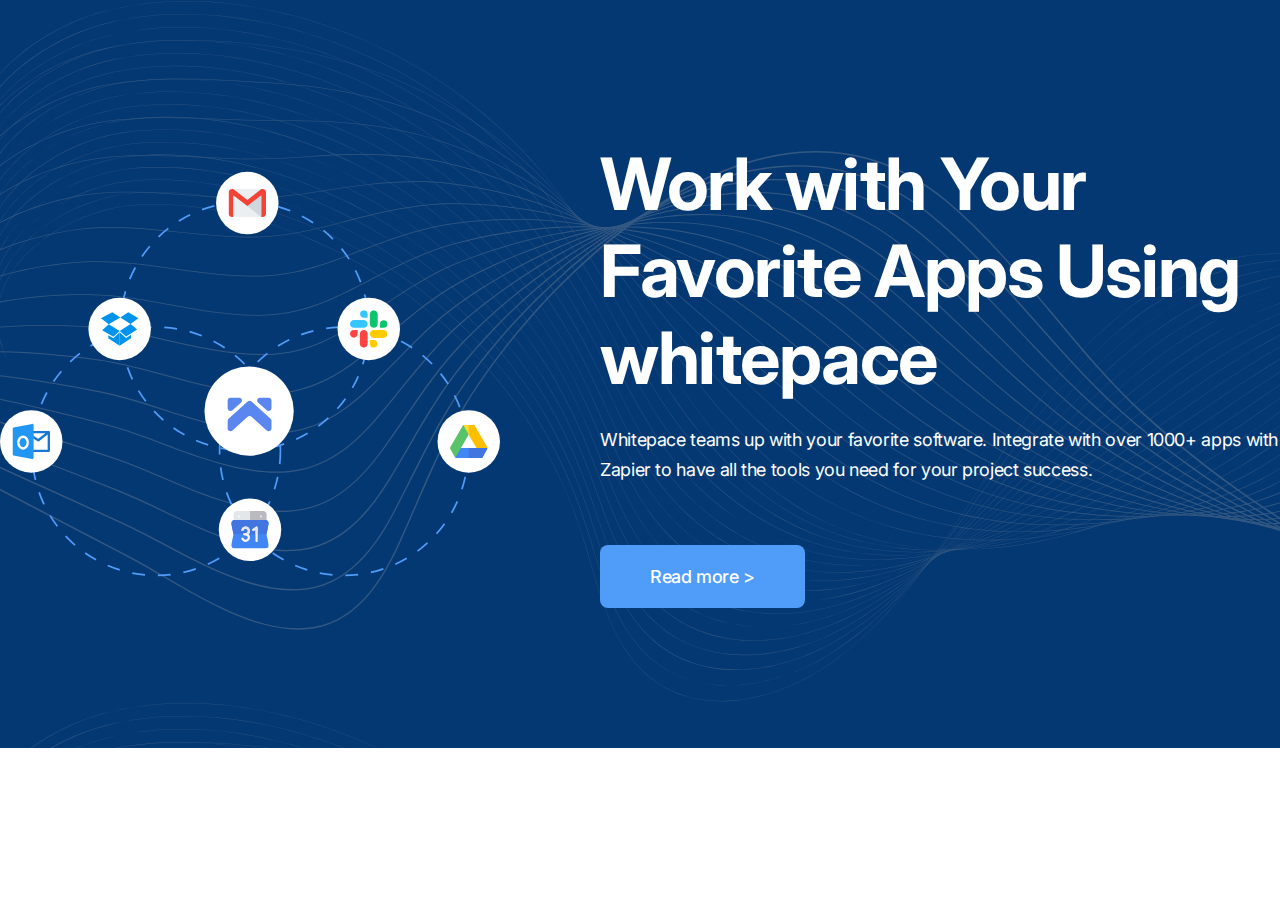
<file: apps/index.html>
<!DOCTYPE html>
<html lang="en">
<head>
    <meta charset="UTF-8">
    <meta http-equiv="X-UA-Compatible" content="IE=edge">
    <meta name="viewport" content="width=device-width, initial-scale=1.0">
    <link rel="preconnect" href="https://fonts.googleapis.com">
    <link rel="preconnect" href="https://fonts.gstatic.com" crossorigin>
    <link href="https://fonts.googleapis.com/css2?family=Inter:wght@100;200;300;400;500;600;700;800;900&display=swap" rel="stylesheet">
    <title>Apps</title>
    <link rel="stylesheet" href="style.css">
</head>
<body>
    <div class="apps">
        <div class="apps-inner">
            <img class="apps-inner_image" src="./Apps.svg" alt="apps">
            <div class="apps-inner_text">
                <h1>Work with Your Favorite Apps Using whitepace</h1>
                <p>Whitepace teams up with your favorite software. Integrate with over 1000+ apps with Zapier to have all the tools you need for your project success.</p>
                <button>Read more ></button>
            </div>
        </div>
    </div>
</body>
</html>
</file>
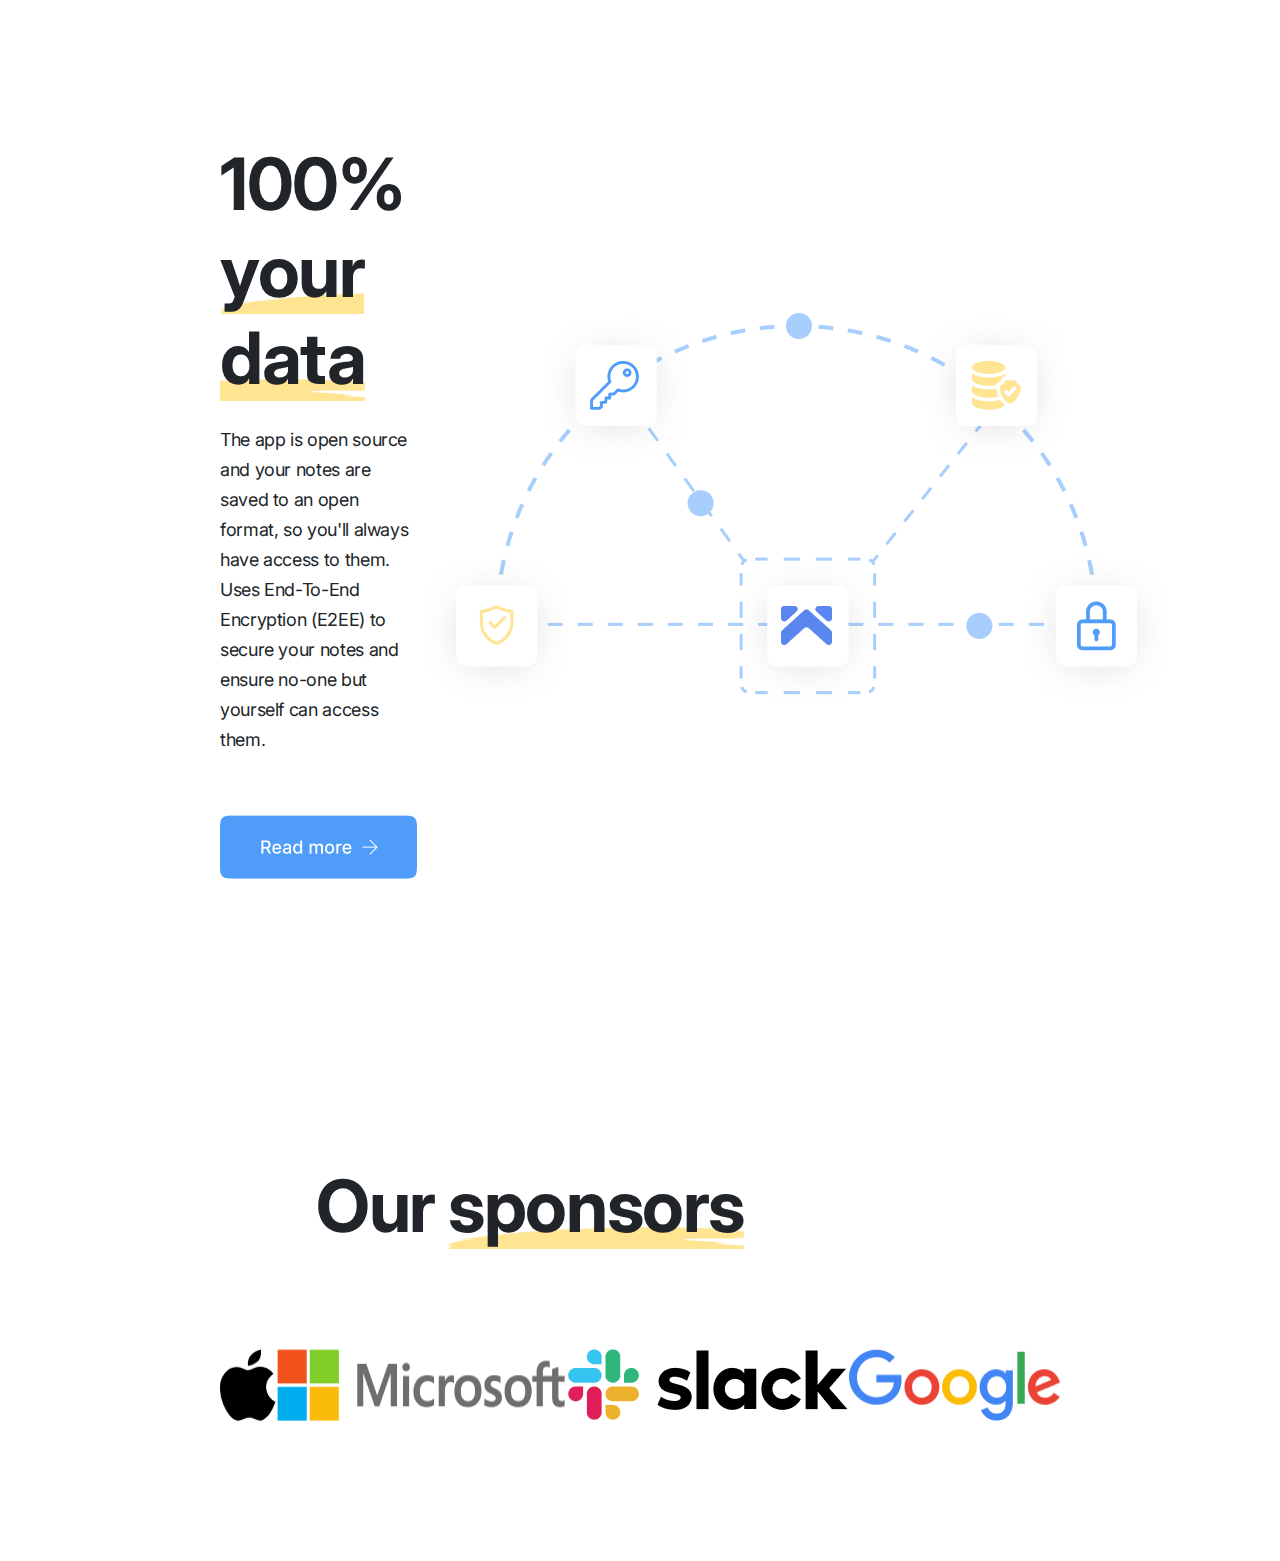
<file: Data---Sponsors/index.html>
<!DOCTYPE html>
<html lang="en">
<head>
  <meta charset="UTF-8">
  <meta name="viewport" content="width=device-width, initial-scale=1, minimum-scale=1">
  <!-- <meta name="viewport" content="width=device-width, initial-scale=1.0 > -->
  <title>Document</title>
  <link rel="stylesheet" href="style.css">  

<link rel="preconnect" href="https://fonts.gstatic.com" crossorigin>
<link href="https://fonts.googleapis.com/css2?family=Inter&display=swap" rel="stylesheet">

</head>
    <body>
      <!--YOUR DATA-->
      <div class="data-container">
              <div class="data-block">
                  <h2 class="data-title">100% <span> your data</span>  </h2>
                  <p class="data-paragraph"> The app is open source and your notes are saved to an open format, so you'll always have access to them. Uses End-To-End Encryption (E2EE) to secure your notes and ensure no-one but yourself can access them.</p>
                  <button  type="button"><img src="./assets/img/Btn-try.png" alt="button"></button>
              </div> 
                <div class="data-image-block"> 
                <img class="data-image" src="./assets/img/Element2.png" alt="">
              </div> 
              </div>
      <!--BLOCK-SPONSORS-->  
      <div class="sponsors-block"> 
            <h2 class="sponsors-title">Our <span class="sponsors-title-background">sponsors</span></h2>
            <div class="sponsors">
                <img class="item1" src="./assets/img/Apple.png" alt="apple">
                <img class="item" src="./assets/img/Microsoft.png" alt="microsoft">
                <img class="item" src="./assets/img/Slack.png" alt="slack">
                <img class="item" src="./assets/img/Google.png" alt="google">
   
            </div>

        </div>
        </body>
</html>
</file>
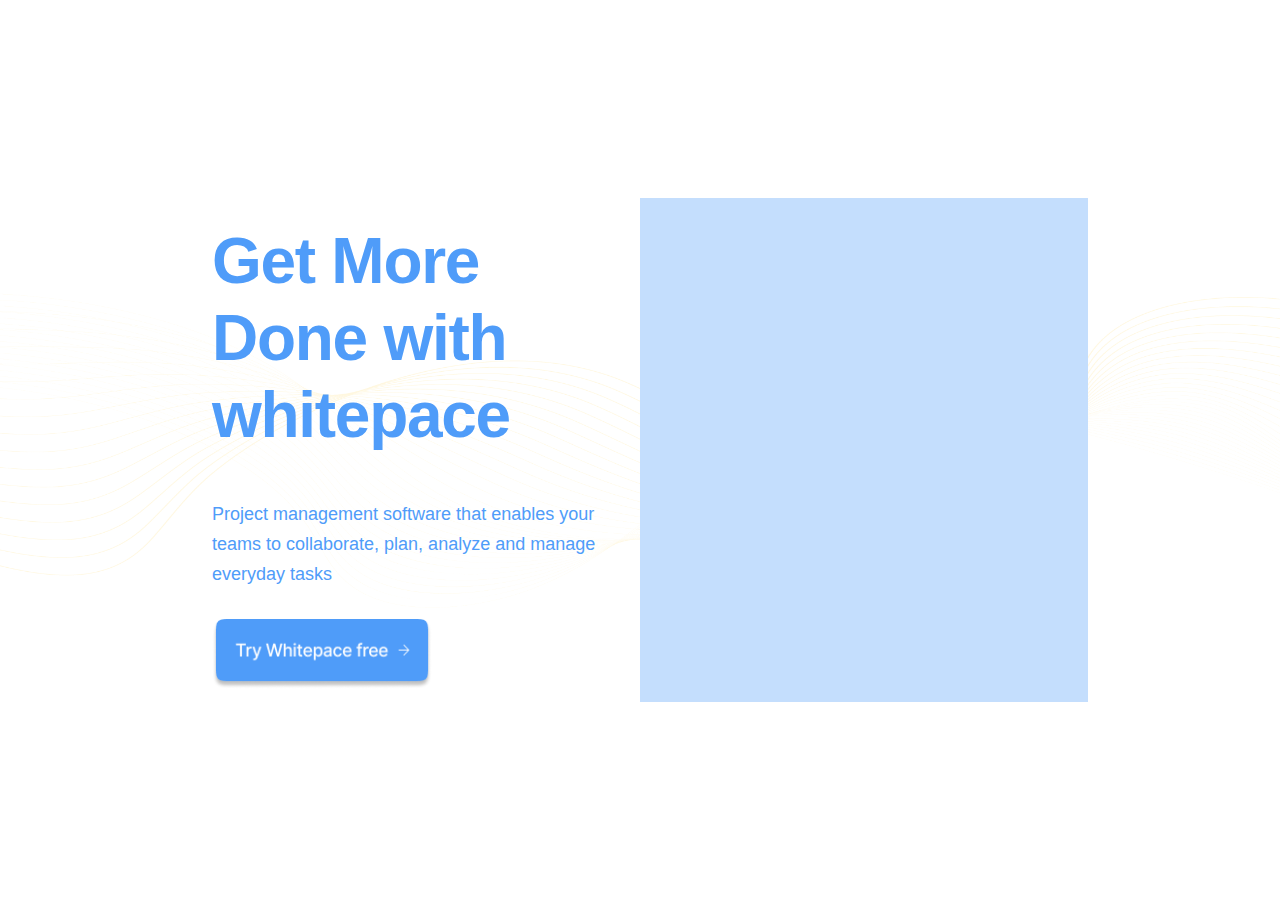
<file: herosection/index.html>
<!DOCTYPE html>
<html lang="en">
<head>
    <meta charset="UTF-8">
    <meta http-equiv="X-UA-Compatible" content="IE=edge">
    <meta name="viewport" content="width=device-width, initial-scale=1.0">
    <link rel="stylesheet" href="assets/styles/style.css">
    <title>landing page</title>
</head>
<body>
    <main class="hero-section-main">
        <section class="block-section">
                <div class="heading">
                    <h2 class="hero-section-heading">Get More Done with whitepace</h2>
                    <p2 class="hero-section-paragraph">Project management software that enables your teams to collaborate, plan, analyze and manage everyday tasks</p2>
                    <a href="#"><img class="hero-section-button-image"src="./assets/img/Btn-free-trial.png" alt="try whitepace free"> </a>
                 </div>
                <img class="imagecontainerimage" src="./assets/img/Asset 1 2.png" alt="box container">
        </section>
    </main>
</body>
</html>
</file>
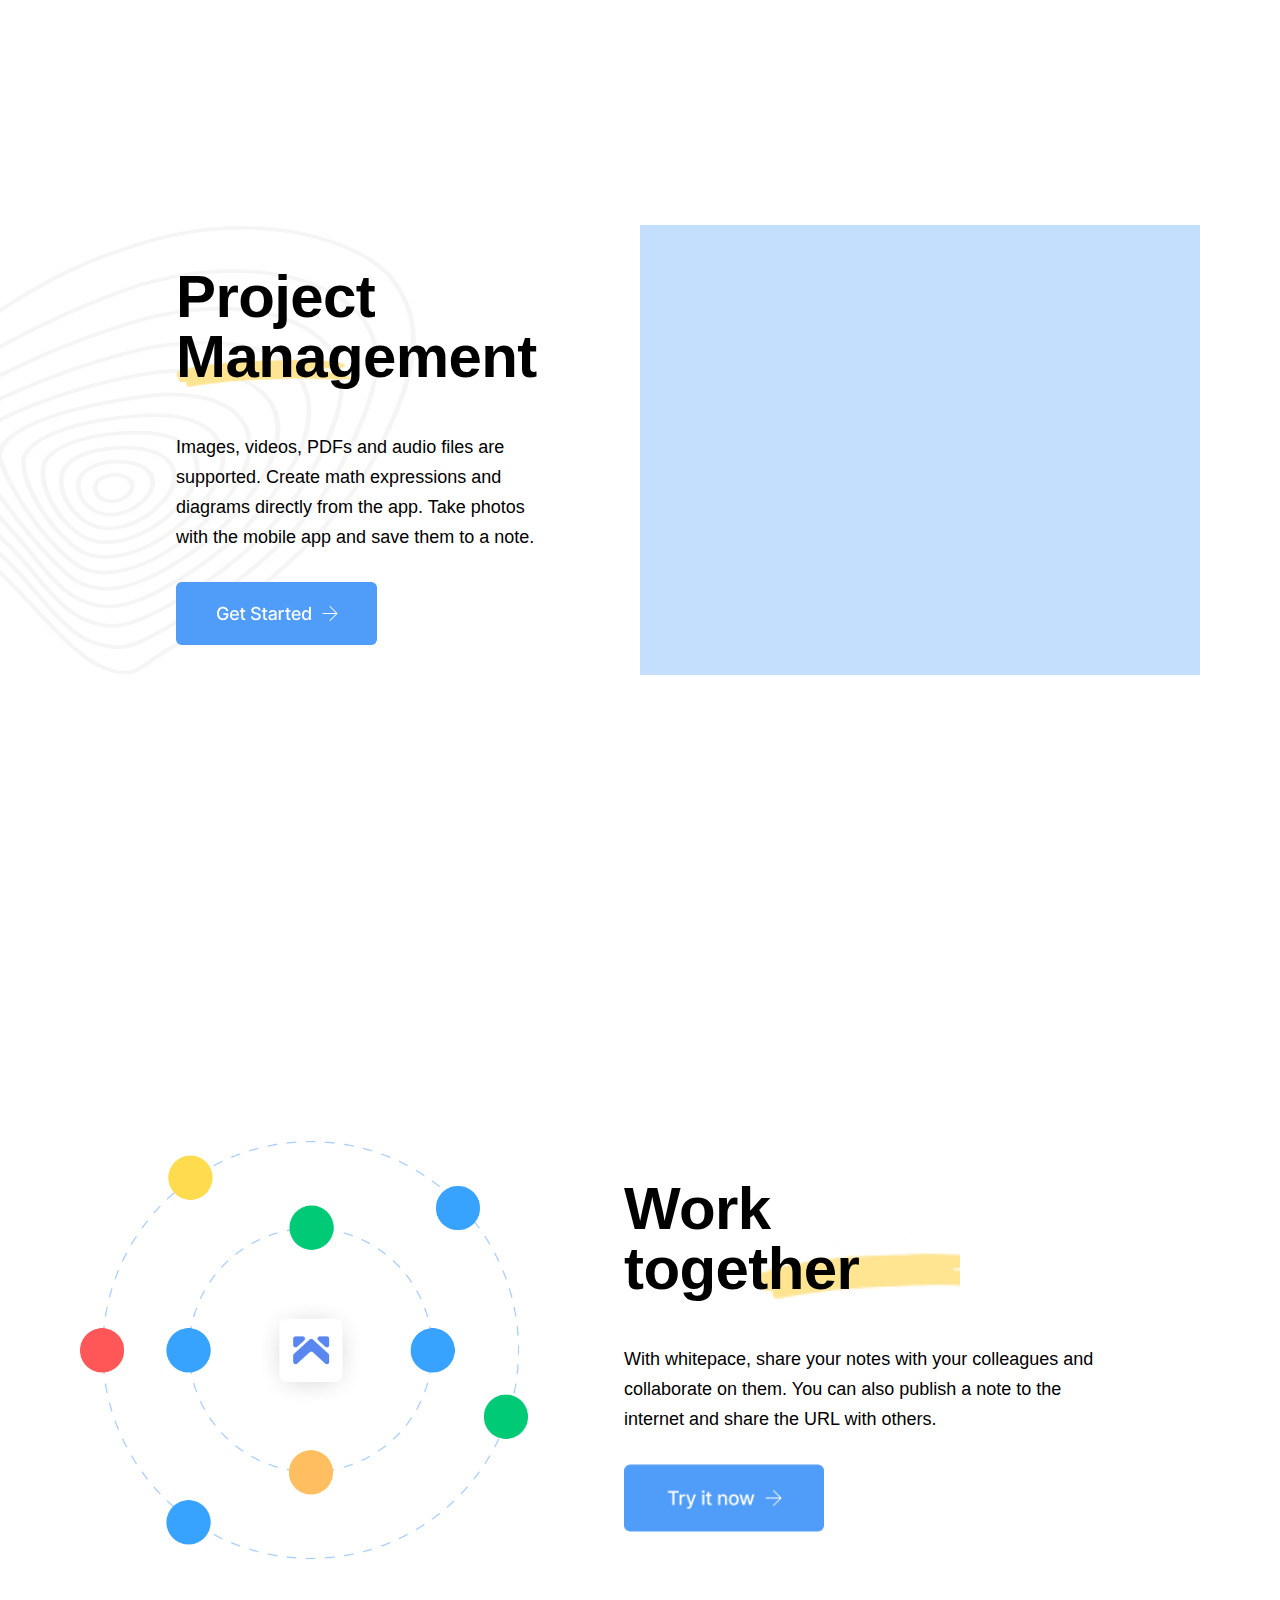
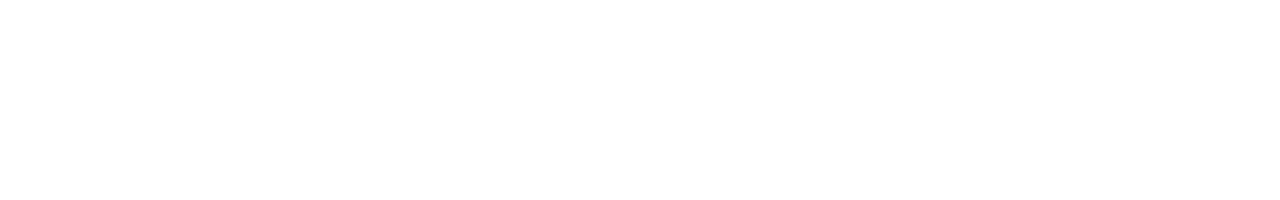
<file: Work management/index.html>
<!DOCTYPE html>
<html lang="en">
<head>
    <meta charset="UTF-8">
    <meta http-equiv="X-UA-Compatible" content="IE=edge">
    <meta name="viewport" content="width=device-width, initial-scale=1.0">
    <link rel="stylesheet" href="./Asset/Styles/style.css">
    <title>Landing page</title>
</head>
<body>
    <main class="work-managmant-main"> 
            <div class="work-managementcontent work-managementcontent1"> 
                <div class="work-managementcontent-headline">
                        <div class="h1-wrapper h1-wrapper1"><h1 class="work-managementcontenth1"> Project Management </h1></div>
                        
                        <p2 class="work-managementcontentparagraph">Images, videos, PDFs and audio files are supported. Create math expressions and diagrams directly from the app. Take photos with the mobile app and save them to a note.</p2>
                        <a href="#" class="link"><img src="./Asset/Img/Btn-get-started.png"></a>
                </div>
                <img class="work-managementcontent1-image" src="./Asset/Img/Image-container.png" alt="boximagecontainer">
            </div>
            <div class="work-managementcontent"> 
                        <img class="worktogethercontent2-image" src="./Asset/Img/Work Together Image.png" alt="we work together image">
                    <div class="work-managementcontent-headline">
                        <div class="h1-wrapper h1-wrapper2"><h1 class="work-managementcontenth1"> Work together</h1></div>
                        <p2 class="work-managementcontentparagraph"> With whitepace, share your notes with your colleagues and collaborate on them.
                            You can also publish a note to the internet and share the URL with others. </p2>  
                        <a href="#" ><img class="work-managmentcontent2-button" src="./Asset/Img/try it.png" alt="click button"> </a>                      
                    </div>
            </div>
    </main>
</body>
</html>
</file>
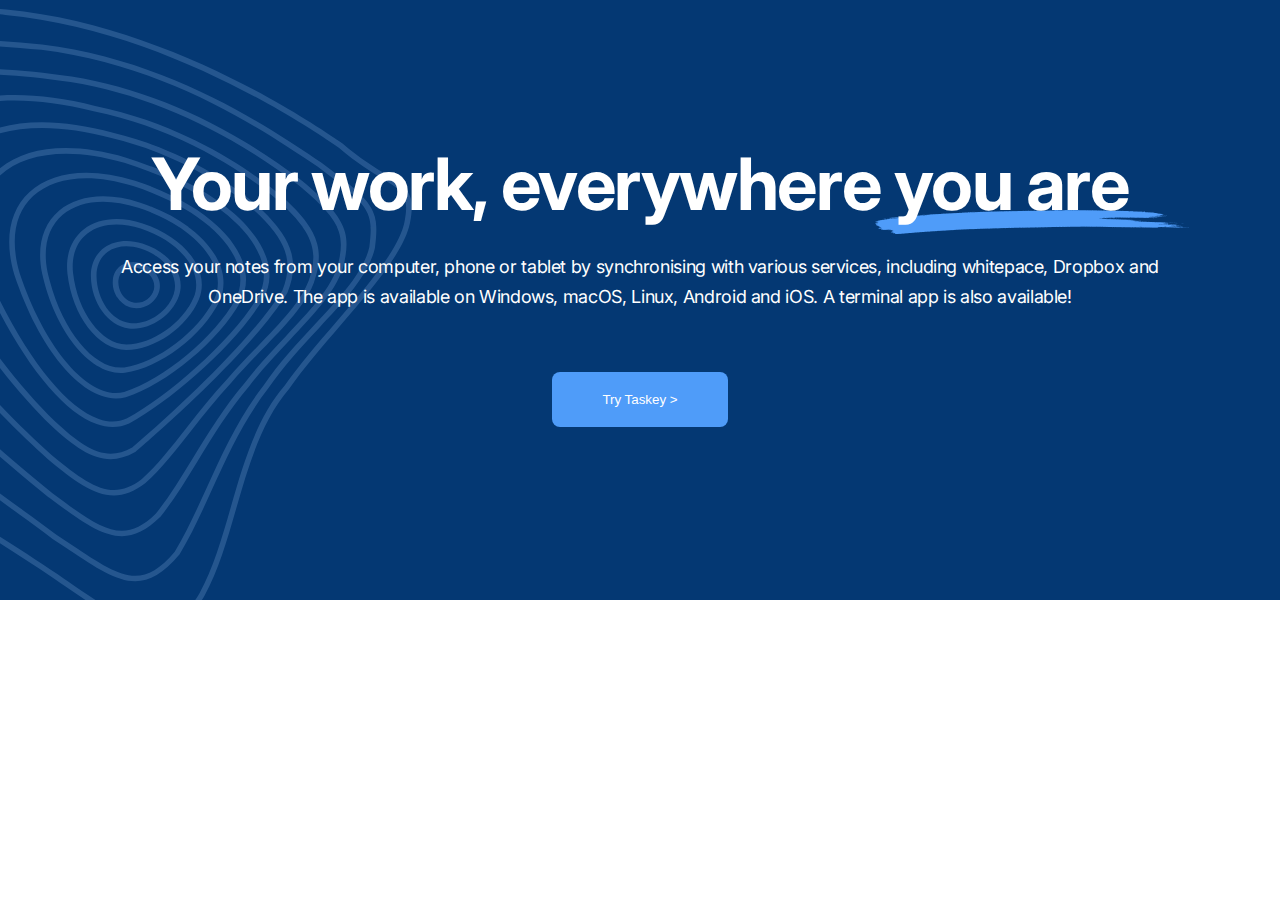
<file: your-work/index.html>
<!DOCTYPE html>
<html lang="en">
<head>
    <meta charset="UTF-8">
    <meta http-equiv="X-UA-Compatible" content="IE=edge">
    <meta name="viewport" content="width=device-width, initial-scale=1.0">
    <link rel="preconnect" href="https://fonts.googleapis.com">
    <link rel="preconnect" href="https://fonts.gstatic.com" crossorigin>
    <link href="https://fonts.googleapis.com/css2?family=Inter:wght@100;200;300;400;500;600;700;800;900&display=swap" rel="stylesheet">
    <title>your work</title>
    <link rel="stylesheet" href="style.css">
</head>
<body>
    <div class="wraper">
        <div class="your-work">
            <img class="underline-image" src="./Element.png" alt="element">
            <h1 class="your-work_title">Your work, everywhere you are</h1>
            <p class="your-work_text">Access your notes from your computer, phone or tablet by synchronising with various services, including whitepace, Dropbox and OneDrive. The app is available on Windows, macOS, Linux, Android and iOS. A terminal app is also available!</p>
            <button class="your-work_button">Try Taskey ></button>
        </div>
    </div>

</body>
</html>
</file>
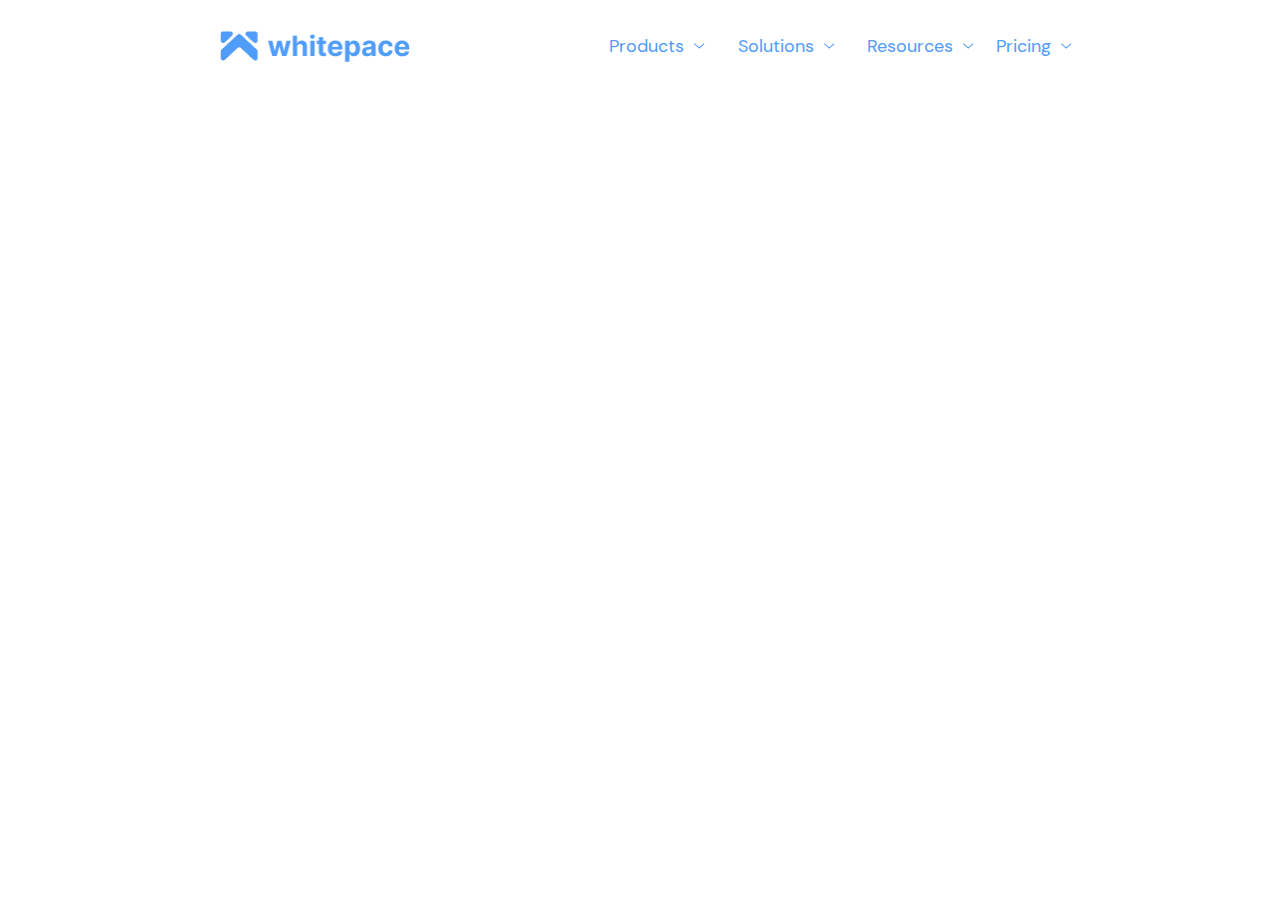
<file: Header/assets/index.html>
<!DOCTYPE html>
<html lang="en">
<head>
    <meta charset="UTF-8">
    <meta http-equiv="X-UA-Compatible" content="IE=edge">
    <meta name="viewport" content="width=device-width, initial-scale=1.0">
    <title>Header</title>
    <link rel="stylesheet" href="./styles/style.css">
    <link rel="stylesheet" href="./styles/font.css">
    <link rel="stylesheet" href="./styles/font2.css">
</head>
<body>
    <header class="header">
        <img class=logo src="./img/logo.png" alt="logo">
        <div class="nav">
            <div class="products">
                <span>Products</span>
                <img src="../assets/img/vector2.png">
            </div>
            <div class="solutions">
                <span>Solutions</span>
                <img src="../assets/img/vector2.png">
            </div>
            <div class="resources">
                <span>Resources</span>
                <img src="../assets/img/vector2.png">
            </div>
            <div class="pricing">
                <span>Pricing</span>
                <img src="../assets/img/vector2.png">
            </div>
        </div>
        <div class="buttons">
            <a href="#" class="logina">Login</a>
            <a href="#" class="trial">Try Whitepace Free <img class="iconarrow" src="./img/icon.png" alt="iconarrow"></a>
        </div>
    </header>
</body>
</html>
</file>
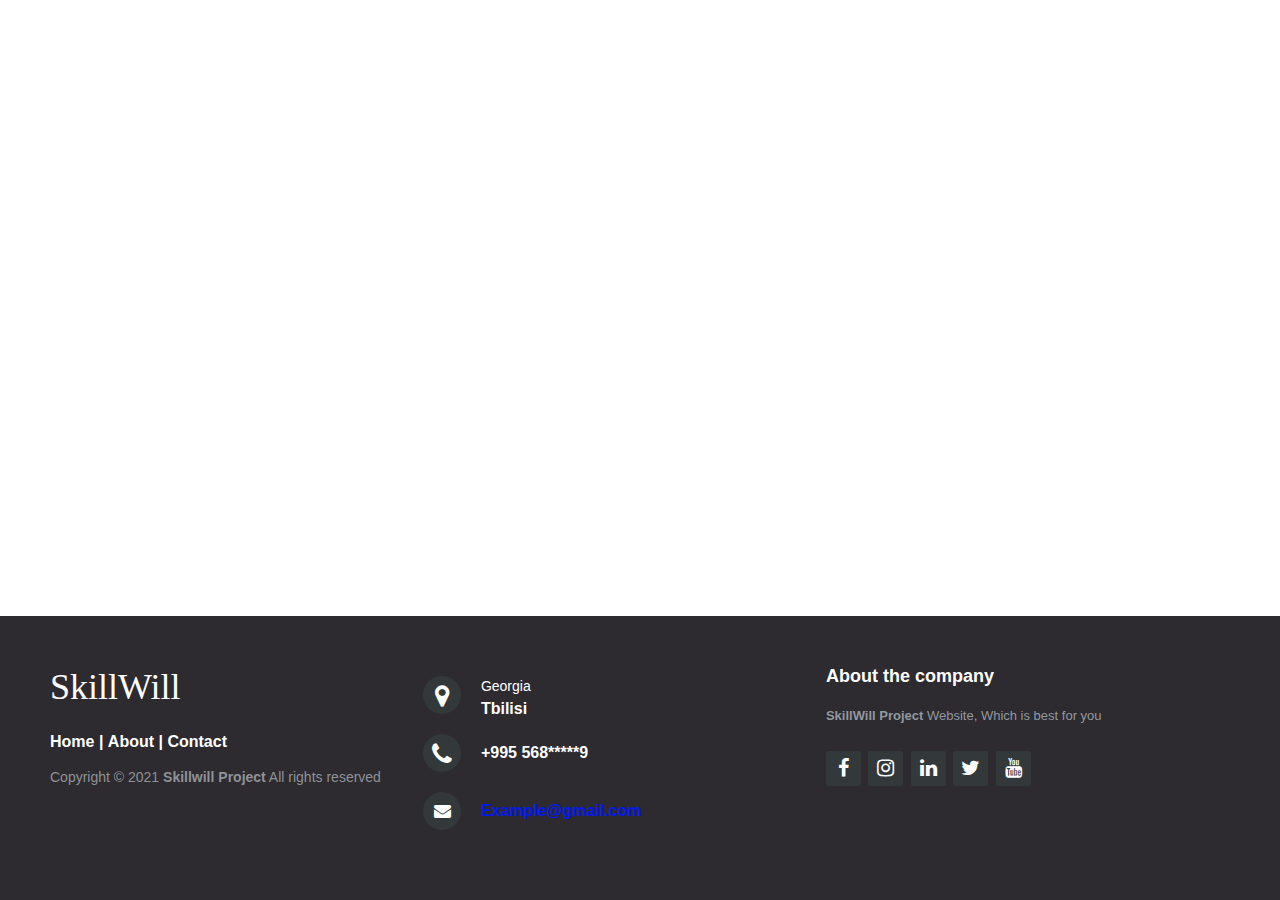
<file: footer/ftr.html>
<!DOCTYPE html>
<html lang="en">

<head>
    <meta charset="UTF-8">
    <title>Skillwill</title>
    <link rel="stylesheet" href="http://maxcdn.bootstrapcdn.com/font-awesome/4.2.0/css/font-awesome.min.css">
    <link rel="stylesheet" href="footer.css">
</head>

<body>

    <footer class="footer">

        <div class="footer-left">
            <h3>Skill<span >Will</span></h3>

            <p class="footer-links">
                <a href="#">Home</a>
                |
                <a href="#">About</a>
                |
                <a href="#">Contact</a>
            </p>

            <p class="footer-nam">Copyright © 2021 <strong>Skillwill Project</strong> All rights reserved</p>
        </div>

        <div class="footer-center">
            <div>
                <i class="fa fa-map-marker"></i>
                <p><span>Georgia</span>
                    Tbilisi</p>
            </div>

            <div>
                <i class="fa fa-phone"></i>
                <p>+995 568*****9</p>
            </div>
            <div>
                <i class="fa fa-envelope"></i>
                <p><a href="mailto:sagar00001.co@gmail.com">Example@gmail.com</a></p>
            </div>
        </div>
        <div class="footer-right">
            <p class="footer-company-about">
                <span>About the company</span>
                <strong>SkillWill Project</strong> Website, Which is best for you
            </p>
            <div class="footer-icons">
                <a href="#"><i class="fa fa-facebook"></i></a>
                <a href="#"><i class="fa fa-instagram"></i></a>
                <a href="#"><i class="fa fa-linkedin"></i></a>
                <a href="#"><i class="fa fa-twitter"></i></a>
                <a href="#"><i class="fa fa-youtube"></i></a>
            </div>
        </div>
    </footer>

</body>

</html>
</file>
<file: apps/style.css>
*{
    box-sizing: border-box;
    margin: 0px;
    padding: 0px;
}

.apps{
    padding: 140px 0;
    background: rgba(4, 56, 115, 1);
    background-image: url('./Element.svg');
}

.apps-inner{
    max-width: 1300px;
    width: 100%;
    margin: 0 auto;
    display: flex;
    gap: 100px;
}

.apps-inner_text{
    max-width: 700px;
}

.apps-inner_text h1{
    font-family: 'Inter';
    font-style: normal;
    font-weight: 700;
    font-size: 72px;
    line-height: 87px;
    letter-spacing: -0.02em;
    color: #FFFFFF;
}

.apps-inner_text p {
    font-family: 'Inter';
    font-style: normal;
    font-weight: 400;
    font-size: 18px;
    line-height: 30px;
    letter-spacing: -0.02em;
    color: #FFFFFF;
    margin-top: 24px;
    margin-bottom: 60px;
}

.apps-inner_text button {
    outline: none;
    border: none;
    padding: 20px 50px;
    border-radius: 8px;
    background: rgba(79, 156, 249, 1);
    font-family: 'Inter';
    font-style: normal;
    font-weight: 500;
    font-size: 18px;
    line-height: 23px;
    letter-spacing: -0.02em;
    color: #FFFFFF;
}

.apps-inner_image {
    max-width: 500px;
    width: 100%;
}


@media only screen and (max-width: 1130px) {
    .apps-inner {
        flex-direction: column;
        align-items: center;
        text-align: center;
    }
    .apps-inner_text h1{
        font-size: 60px;
    }

    .apps{
        padding: 70px 0;
    }
}
</file>
<file: Data---Sponsors/style.css>
* {
  box-sizing: border-box;
  padding: 0;
  margin: 0;
}
  
  body {
   
    font-family: 'Inter', sans-serif; 
    
  }
  .data-container { 
   
    margin: 140px 220px;
    display: flex;
    align-items: center;
   
  }
  .data-block {

  display: flex;
  flex-direction: column; 
   
}


  .data-title{
  
    font-weight: 700; 
    font-size: 72px;
    line-height: 87px;
    letter-spacing: -0.02em;
    color: #212529;
    margin-bottom: 24px;
    
     
  }

  .data-title span {

    background-image: url(./assets/img/Element.png);
    background-repeat: no-repeat;
    background-position: 0% 130%;
    
  }

  .data-paragraph {
   
    margin-bottom: 60px;
    font-weight: 400;
    font-size: 18px;
    line-height: 30px;
    letter-spacing: -0.02em; 
    color: #212529;
  
  }

  button {
   
    border: 0px ;
    background-color: white;
    text-align: left;
    cursor: pointer;
    
  }
  
  .sponsors-block {
   
     padding: 140px 220px;
    
  }

  .sponsors-title {
    
    font-weight: 700;
    font-size: 72px;
    line-height: 87px;
    text-align: center;
    letter-spacing: -0.02em;
    color: #212529;
    padding: 0px 220px 100px 0px;
  }

  .sponsors-title span {

    background-image: url(./assets/img/Element.png);
    background-repeat: no-repeat;
    background-position: 0% 130%;
  } 
  
  

  .sponsors {
    display: flex;
    justify-content: space-between;
    
  
  } 
  

  @import url('https://fonts.googleapis.com/css2?family=Inter&display=swap');

    @media screen and (max-width:768px){
      
      .data-container {
        
        margin: 0;
        display: flex;
        flex-direction: column;
      
      }      

    
      .data-title {
        padding-top: 40px;
        padding-bottom: 60px;
        font-weight: 350;
        font-size: 42px;
        line-height: 35px;
        letter-spacing: -0.02em;
        margin-block: 7px;

      }

      .data-paragraph{
        padding: 0px 30px ;
        font-weight: 200;
        font-size: 9px;
        line-height: 15px;
      }

      button img{
        padding-bottom: 40px;
        width: 110px;
        height: auto;
      }

      .data-image{
        padding-bottom: 80px;
        width: 100%;
        height: 50%;
      }
    
      .sponsors-block {
       
        
          flex-direction: column;
          font-weight: 350;
          font-size: 42px;
          line-height: 35px;
          letter-spacing: -0.02em;
          margin-block: 7px;
      }
      .sponsors-block {
        flex-direction: column;
        padding: 0;
       
     }
   
     .sponsors-title {
       
       font-weight: 100;
       font-size: 32px;
       line-height: 47px;
       text-align: center;
       color: #212529;
       padding: 0px;
     }
      .item {

        width: 20%;
        height: 50%;

      } 

  
      .sponsors{
        padding-top: 0px ;
       
      }
      
      
    
    }
</file>
<file: herosection/assets/styles/style.css>
*{
    box-sizing: border-box;
    margin: 0;
    padding: 0;

}

.hero-section-main {
    display: flex;
    align-items: center;
    width: 100vw;
    height: 100vh;
}

.block-section {
    width: 100vw;
    height: 70vh;
    background-image: url("../img/Element.png");
    background-size: 100% 50%;
    background-repeat:no-repeat;
    background-position: center;
    display: flex;
    flex-direction: row;
    padding-inline: 12rem;
    align-items: center;
}

.heading {
    display: flex;
    flex-direction: column;
    justify-content: center;
    gap: 30px;
    padding-inline: 20px;
}

.hero-section-heading{
    font-family: Arial, Helvetica, sans-serif;
    font-style: normal;
    font-weight: 700;
    font-size: 64px;
    line-height: 77px;
    letter-spacing: -0.02em;
    color: #4F9CF9;
    margin-block: 15px;
}

.hero-section-paragraph {
    font-family: Arial, Helvetica, sans-serif;
    font-style: normal;
    font-weight: 400;
    font-size: 18px;
    line-height: 30px;
    color: #4F9CF9;
}


.hero-section-button-image {
    width: 220px;
    height: 70px;
}

.imagecontainerimage {
    width: 50%;
    height: 80%;
}


@media screen and (max-width: 767px) {

    .block-section {
        flex-direction: column;
        padding-inline: 5rem;
    }
    
   
    .heading{
        gap: 20px;
        padding-inline: 10px;
    
    }
    
    .hero-section-heading{
        font-weight: 350;
        font-size: 32px;
        line-height: 35px;
        letter-spacing: -0.02em;
        margin-block: 7px;
    }
    .hero-section-paragraph {
        font-weight: 200;
        font-size: 9px;
        line-height: 15px;
    }


    .imagecontainerimage {
        width: 100%;
        height: 50%;
    }

    .hero-section-button-image {
        width: 110px;
        height: 35px;
    }

}
</file>
<file: Work management/Asset/Styles/style.css>
*{
    box-sizing: border-box;
    margin: 0;
    padding: 0;
 }

.work-managment-main {
    width: 100vw;
}


.work-managementcontent {
    width: 100vw;
    height: 100vh;
    display: flex;
    flex-direction: row;
    align-items: center;
    padding-inline: 5rem;
}

.work-managementcontent1 {
    background-image: url("../Img/BACKGROUND.png");
    background-repeat:no-repeat;
    background-position: left center;

}
.work-managementcontent1-image {
    width: 50%;
    height: 50%;
}
.work-managementcontent-headline {
    display: flex;
    flex-direction: column;
    justify-content: center;
    padding: 30px;
    gap: 30px;
    padding-inline: 6rem;
}

.h1-wrapper {

    background-image: url("../Img/Element.png");
    background-size: 100% 30%;
    background-repeat:no-repeat;
    background-position: left bottom;
    font-family: Arial, Helvetica, sans-serif;
    font-style: normal;
    font-weight: 700;
    font-size: 30px;
    line-height: 60px;
    letter-spacing: -0.02em;
    margin-block: 15px;
    width: 50%;
}
.work-managementcontentparagraph {
    font-family: Arial, Helvetica, sans-serif;
    font-style: normal;
    font-weight: 400;
    font-size: 18px;
    line-height: 30px;
}

.h1-wrapper2 {
    background-size: 80% 50%;
    background-position: left 200% bottom;
    width: 70%;
}


.worktogethercontent2-image {
    width: 40%;
}

.work-managmentcontent2-button {
    width: 200px;
}


@media screen and (max-width: 767px) {

    .work-managementcontent {
        flex-direction: column;
        padding-inline: 0;
        padding-block: 3rem;
    }


    .work-managementcontent1-image {
        width: 80%;
        height: 50%;
    }

    
    .worktogethercontent2-image {
         width: 80%;
    }
    
    .h1-wrapper {
        font-size: 20px;
        width: 100%;
    }

}
</file>
<file: your-work/style.css>
*{
    box-sizing: border-box;
    margin: 0px;
    padding: 0px;
}

.wraper{
    width: 100%;
    min-height: 600px;
    height: fit-content;
    padding-top: 140px;
    background-color:rgba(4, 56, 115, 1);
    color: white;
    background-image: url('./BACKGROUND.svg');
    background-repeat: no-repeat;
    background-position-y: center;
}

.your-work{
    max-width: 1100px;
    width: 100%;
    margin: 0 auto;
    text-align: center;
    position: relative;
}

.your-work_title{
    font-family: 'Inter';
    font-style: normal;
    font-weight: 700;
    font-size: 72px;
    line-height: 87px;
    letter-spacing: -0.02em;
    margin-bottom: 25px;
    position: sticky;
    z-index: 1;
}

.your-work_text{
    font-family: 'Inter';
    font-style: normal;
    font-weight: 400;
    font-size: 18px;
    line-height: 30px;
    letter-spacing: -0.02em;
    margin-bottom: 60px;
}

.your-work_button{
    border: none;
    outline: none;
    color: white;
    background: #4F9CF9;
    border-radius: 8px;
    padding: 20px 50px;
}

.underline-image{
    position: absolute;
    top: 70px;
    right: 0px;
}


@media only screen and (max-width: 1055px) {
   .your-work_title{
        font-size: 65px;
   }
}

@media only screen and (max-width: 950px) {
    .your-work_title{
        font-size: 55px;
    }
}
</file>
<file: Header/assets/styles/style.css>
* {
    box-sizing: border-box;
    margin: 0;
    padding: 0;
}

.logo {
    display: flex;
    flex-direction: row;
    justify-content: space-between;
    align-items: center;
    padding: 0px;
    gap: 10px;
    width: 191px;
    height: 34px;
}

.nav {
    font-family: "dmsans";
    display: flex;
    gap: 32px;
    font-weight: 500;
    font-size: 18px;
    line-height: 23px;
    display: flex;
    align-items: flex-start;
}


span {
    font-family: "dmsans";
    font-weight: 500;
    font-size: 18px;
    line-height: 23px;
    color: #4F9CF9;
    display: flex;
    gap: 10px;
}

.products, .pricing, .resources, .solutions {
    display: flex;
    flex-direction: row;
    align-items: center;
    padding: 0px;
    gap: 10px;
    width: 97px;
    height: 23px;
}

.header {
    width: 1920px;
    height: 92px;   
    justify-content: space-between;
    display: flex;
    flex-direction: row;
    background-color: white;
    justify-content: space-between;
    align-items: center;
    padding: 16px 220px;
    position: absolute;
    height: 92px;
    left: 0px;
    right: 0px;
    top: 0px;
}

.logina {
    padding: 18.5px 40px 18.5px 40px;
    background-color: #FFE492;
    border-radius: 8px;
    font-family: "inter";
    font-weight: 500;
    font-size: 18px;
    line-height: 23px;
    color: #043873;
    display: flex;
    flex-direction: row;
    justify-content: center;
    align-items: center;
    letter-spacing: -0.02em;
    text-decoration: none;
}

.trial {
    padding: 18.5px 40px 18.5px 40px;
    background-color: #4F9CF9;
    border-radius: 8px;
    font-family: "inter";
    font-weight: 500;
    font-size: 18px;
    line-height: 23px;
    color: #043873;
    display: flex;
    flex-direction: row;
    justify-content: center;
    align-items: center;
    letter-spacing: -0.02em;
    gap: 10px;
    text-decoration: none;
}

.iconarrow {
    display: flex;
    flex-direction: row;
    align-items: flex-start;
    padding: 0px;
    gap: 4px;   
    width: 10px;
    height: 10px;
    flex: none;  
    order: 1;  
    flex-grow: 0;
}

.buttons {
    display: flex;
    flex-direction: row;
    justify-content: flex-end;
    align-items: flex-start;
    padding: 0px;
    gap: 24px;
}

@media screen and (max-width: 767px) {
    .header {
        display: grid;
        justify-content: center;
        grid-gap: 2em;
        gap: 10px;
    }
}
</file>
<file: Header/assets/styles/font.css>
@font-face {
    font-family:"dmsans";
    src: url(../font/dmsans-regular.ttf);
}
</file>
<file: Header/assets/styles/font2.css>
@font-face {
    font-family: "inter";
    src: url(../font/Inter-Regular.ttf);
}
</file>
<file: footer/footer.css>
@import url('http://fonts.googleapis.com/css?family=Open+Sans:400,700');
* {
    padding: 0;
    margin: 0;
}

body {
    font-family: 'Poppins', sans-serif;
}
header {
    text-align: center;
    padding-top: 100px;
    margin-bottom: 300px;
    font-size: 35px;
}


footer {
    position: fixed;
    bottom: 0;
}

@media (max-height:800px) {
    footer {
        position: static;
    }
    header {
        padding-top: 40px;
    }
}

.footer {
    background-color: #2d2a30;
    box-sizing: border-box;
    width: 100%;
    text-align: left;
    font: bold 16px sans-serif;
    padding: 50px 50px 60px 50px;
    margin-top: 80px;
}

.footer .footer-left, .footer .footer-center, .footer .footer-right {
    display: inline-block;
    vertical-align: top;
}


.footer .footer-left {
    width: 30%;
}

.footer h3 {
    color: #ffffff;
    font: normal 36px 'Cookie', cursive;
    margin: 0;
}

.footer .footer-links {
    color: #ffffff;
    margin: 20px 0 12px;
}

.footer .footer-links a {
    display: inline-block;
    line-height: 1.8;
    text-decoration: none;
    color: inherit;
}

.footer .footer-nam {
    color: #8f9296;
    font-size: 14px;
    font-weight: normal;
    margin: 0;
}

.footer .footer-center {
    width: 35%;
}

.footer .footer-center i {
    background-color: #33383b;
    color: #ffffff;
    font-size: 25px;
    width: 38px;
    height: 38px;
    border-radius: 50%;
    text-align: center;
    line-height: 42px;
    margin: 10px 15px;
    vertical-align: middle;
}

.footer .footer-center i.fa-envelope {
    font-size: 17px;
    line-height: 38px;
}

.footer .footer-center p {
    display: inline-block;
    color: #ffffff;
    vertical-align: middle;
    margin: 0;
}

.footer .footer-center p span {
    display: block;
    font-weight: normal;
    font-size: 14px;
    line-height: 2;
}

.footer .footer-center p a {
    color: #021af1;
    text-decoration: none;
    ;
}

.footer .footer-right {
    width: 30%;
}

.footer .footer-company-about {
    line-height: 20px;
    color: #92999f;
    font-size: 13px;
    font-weight: normal;
    margin: 0;
}

.footer .footer-company-about span {
    display: block;
    color: #ffffff;
    font-size: 18px;
    font-weight: bold;
    margin-bottom: 20px;
}

.footer .footer-icons {
    margin-top: 25px;
}

.footer .footer-icons a {
    display: inline-block;
    width: 35px;
    height: 35px;
    cursor: pointer;
    background-color: #33383b;
    border-radius: 2px;
    font-size: 20px;
    color: #ffffff;
    text-align: center;
    line-height: 35px;
    margin-right: 3px;
    margin-bottom: 5px;
}

.footer .footer-icons a:hover {
    background-color: #3F71EA;
}

.footer-links a:hover {
    color: #3F71EA;
}

@media (max-width: 880px) {
    .footer .footer-left, .footer .footer-center, .footer .footer-right {
        display: block;
        width: 100%;
        margin-bottom: 40px;
        text-align: center;
    }
}
</file>
